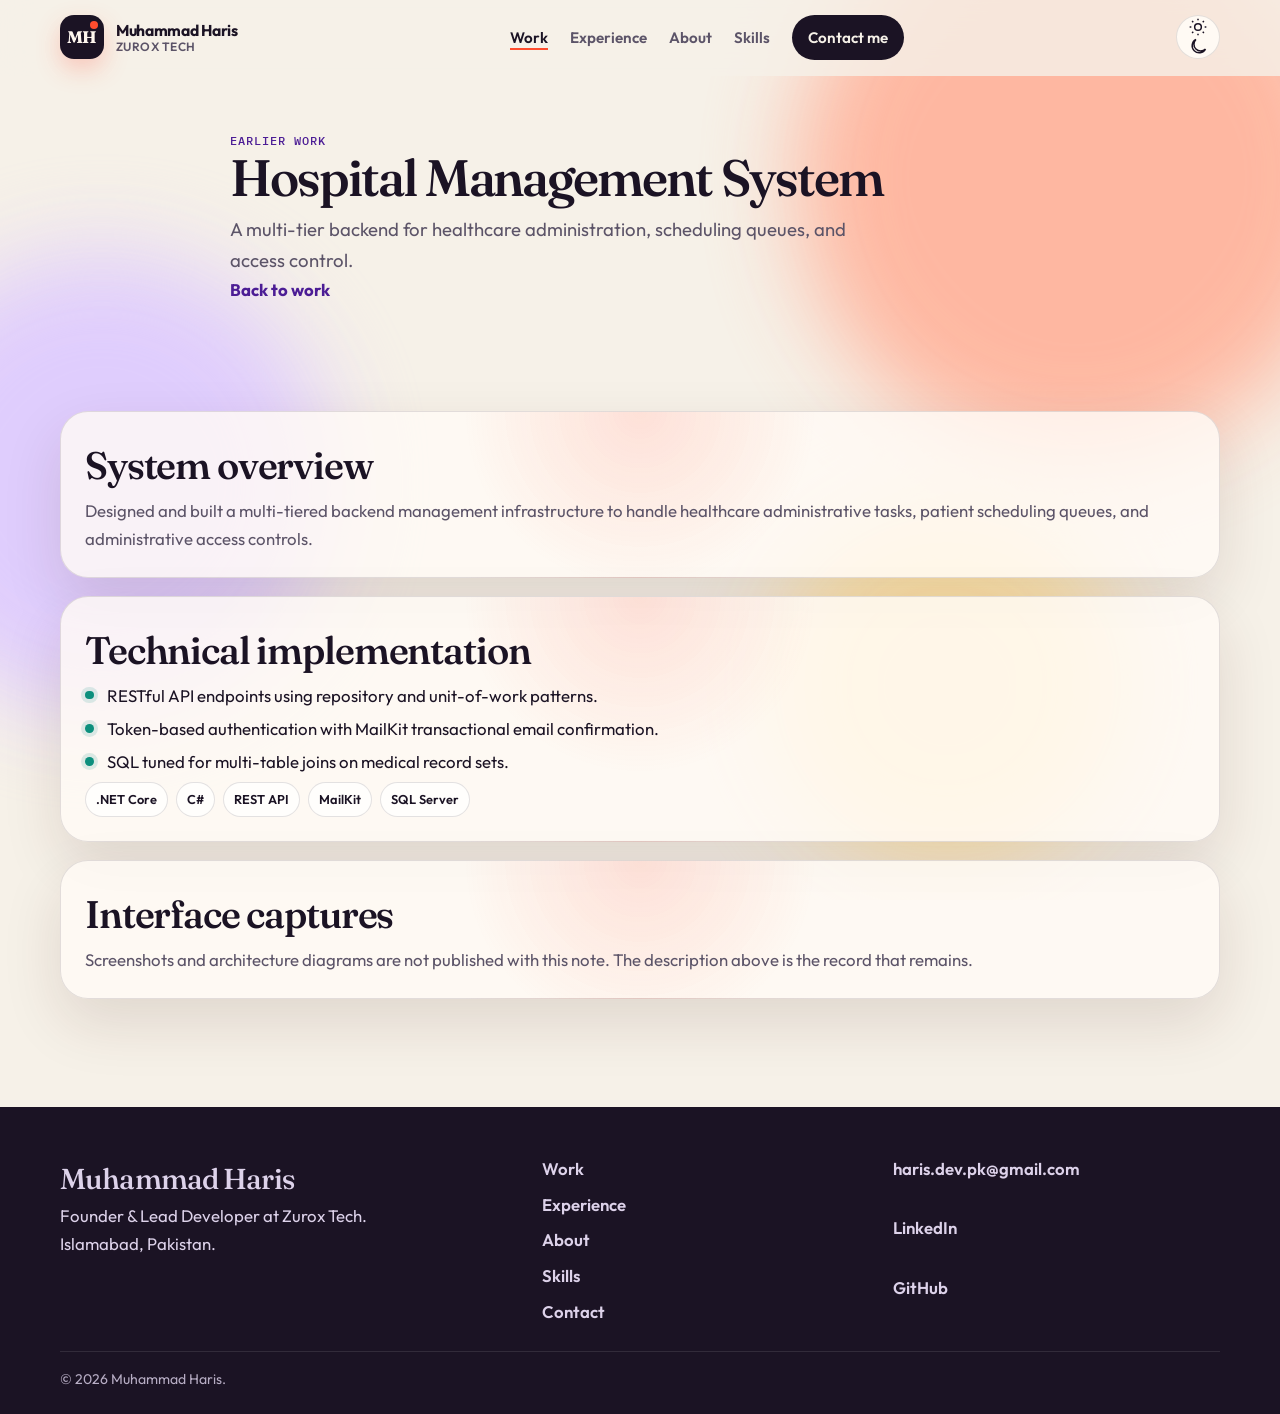
<file: projects/hospital-ms.html>
<!doctype html>
<html lang="en" class="no-js">
<head>
  <meta charset="utf-8">
  <meta name="viewport" content="width=device-width, initial-scale=1">
  <title>Hospital Management System | Muhammad Haris</title>
  <meta name="description" content="Architecture notes for a hospital management backend: .NET Core, REST, MailKit, and SQL Server.">
  <link rel="canonical" href="https://devharis-pk.github.io/projects/hospital-ms.html">
  <meta name="author" content="Muhammad Haris">
  <meta name="theme-color" content="#f6f1e8">
  <meta property="og:type" content="website">
  <meta property="og:url" content="https://devharis-pk.github.io/projects/hospital-ms.html">
  <meta property="og:title" content="Hospital Management System | Muhammad Haris">
  <meta property="og:description" content="Multi-tier healthcare administration backend with REST, token authentication, and SQL Server.">
  <meta property="og:image" content="https://devharis-pk.github.io/assets/og.jpg">
  <meta property="og:image:width" content="1200">
  <meta property="og:image:height" content="630">
  <meta property="og:image:alt" content="Muhammad Haris, founder and lead developer at Zurox Tech.">
  <meta name="twitter:card" content="summary_large_image">
  <meta name="twitter:title" content="Hospital Management System | Muhammad Haris">
  <meta name="twitter:description" content=".NET Core healthcare administration backend.">
  <meta name="twitter:image" content="https://devharis-pk.github.io/assets/og.jpg">
  <link rel="icon" href="../assets/favicon.svg" type="image/svg+xml">
  <link rel="stylesheet" href="../css/style.css">
  <script>
    document.documentElement.classList.replace("no-js", "js");
    try {
      var storedTheme = localStorage.getItem("haris-theme");
      if (storedTheme === "dark" || storedTheme === "light") document.documentElement.setAttribute("data-theme", storedTheme);
    } catch (e) {}
  </script>
</head>
<body>
  <a class="skip" href="#main">Skip to content</a>
  <div class="atmosphere" aria-hidden="true"><span class="blob blob-a"></span><span class="blob blob-b"></span><span class="blob blob-c"></span></div>
  <header class="site-header">
    <div class="nav-wrap">
      <a class="brand" href="../index.html"><span class="mark" aria-hidden="true">MH</span><span class="brand-text"><strong>Muhammad Haris</strong><small>Zurox Tech</small></span></a>
      <nav id="site-nav" class="nav" aria-label="Primary">
        <a href="../projects.html" aria-current="page">Work</a>
        <a href="../experience.html">Experience</a>
        <a href="../about.html">About</a>
        <a href="../skills.html">Skills</a>
        <a class="nav-cta" href="../contact.html">Contact me</a>
      </nav>
      <div class="header-tools">
        <button class="theme-toggle" type="button" aria-pressed="false" aria-label="Switch to dark theme">
          <svg class="icon-sun" viewBox="0 0 24 24" aria-hidden="true" fill="none" stroke="currentColor" stroke-width="1.8"><circle cx="12" cy="12" r="4"/><path d="M12 2v2M12 20v2M4.9 4.9l1.4 1.4M17.7 17.7l1.4 1.4M2 12h2M20 12h2M4.9 19.1l1.4-1.4M17.7 6.3l1.4-1.4"/></svg>
          <svg class="icon-moon" viewBox="0 0 24 24" aria-hidden="true" fill="none" stroke="currentColor" stroke-width="1.8"><path d="M21 14.5A8.5 8.5 0 1 1 9.5 3 7 7 0 0 0 21 14.5z"/></svg>
        </button>
        <button class="menu-btn" type="button" aria-expanded="false" aria-controls="site-nav"><span class="menu-lines"></span><span class="sr-only">Menu</span></button>
      </div>
    </div>
  </header>
  <main id="main">
    <section class="page-hero">
      <div class="container narrow">
        <p class="eyebrow">Earlier work</p>
        <h1>Hospital Management System</h1>
        <p class="lead">A multi-tier backend for healthcare administration, scheduling queues, and access control.</p>
        <p><a class="more" href="../projects.html#hospital">Back to work</a></p>
      </div>
    </section>
    <section class="section">
      <div class="container stack">
        <article class="card">
          <h2>System overview</h2>
          <p>Designed and built a multi-tiered backend management infrastructure to handle healthcare administrative tasks, patient scheduling queues, and administrative access controls.</p>
        </article>
        <article class="card">
          <h2>Technical implementation</h2>
          <ul class="check-list">
            <li>RESTful API endpoints using repository and unit-of-work patterns.</li>
            <li>Token-based authentication with MailKit transactional email confirmation.</li>
            <li>SQL tuned for multi-table joins on medical record sets.</li>
          </ul>
          <ul class="chips"><li>.NET Core</li><li>C#</li><li>REST API</li><li>MailKit</li><li>SQL Server</li></ul>
        </article>
        <article class="card">
          <h2>Interface captures</h2>
          <p>Screenshots and architecture diagrams are not published with this note. The description above is the record that remains.</p>
        </article>
      </div>
    </section>
  </main>
  <footer class="site-footer">
    <div class="container footer-grid">
      <div><p class="footer-brand">Muhammad Haris</p><p>Founder &amp; Lead Developer at Zurox Tech. Islamabad, Pakistan.</p></div>
      <nav aria-label="Footer"><a href="../projects.html">Work</a><a href="../experience.html">Experience</a><a href="../about.html">About</a><a href="../skills.html">Skills</a><a href="../contact.html">Contact</a></nav>
      <div class="footer-links"><a href="mailto:haris.dev.pk@gmail.com">haris.dev.pk@gmail.com</a><a href="https://www.linkedin.com/in/devharis-pk/" target="_blank" rel="noreferrer noopener me">LinkedIn</a><a href="https://github.com/devharis-pk" target="_blank" rel="noreferrer noopener me">GitHub</a></div>
    </div>
    <div class="container copyright">© <span id="year"></span> Muhammad Haris.</div>
  </footer>
  <script src="../js/main.js"></script>
</body>
</html>
</file>
<file: css/style.css>
@font-face {
  font-family: Fraunces;
  src: url("../assets/fonts/fraunces-roman.woff2") format("woff2");
  font-weight: 500 700;
  font-style: normal;
  font-display: swap;
}
@font-face {
  font-family: Fraunces;
  src: url("../assets/fonts/fraunces-italic.woff2") format("woff2");
  font-weight: 500 700;
  font-style: italic;
  font-display: swap;
}
@font-face {
  font-family: Outfit;
  src: url("../assets/fonts/outfit.woff2") format("woff2");
  font-weight: 400 700;
  font-style: normal;
  font-display: swap;
}
@font-face {
  font-family: "IBM Plex Mono";
  src: url("../assets/fonts/ibm-plex-mono-500.woff2") format("woff2");
  font-weight: 500;
  font-style: normal;
  font-display: swap;
}

:root {
  --bg: #f6f1e8;
  --bg-elev: #fffaf4;
  --ink: #1b1324;
  --muted: #5c5468;
  --line: rgba(27, 19, 36, 0.12);
  --card: rgba(255, 251, 246, 0.82);
  --coral: #ff4d2e;
  --coral-ink: #a32812;
  --violet: #6a35d6;
  --violet-ink: #4c1d95;
  --gold: #e39b08;
  --teal: #0c8f7d;
  --navy: #1b1324;
  --shadow: 0 24px 60px rgba(64, 28, 18, 0.12);
  --header: rgba(246, 241, 232, 0.82);
  --chip: rgba(255, 255, 255, 0.72);
  --radius: 28px;
  --header-h: 76px;
  --font-display: Fraunces, "Iowan Old Style", Palatino, serif;
  --font-body: Outfit, "Avenir Next", "Segoe UI", sans-serif;
  --font-mono: "IBM Plex Mono", ui-monospace, monospace;
  --ease: cubic-bezier(0.2, 0.7, 0.2, 1);
  color-scheme: light;
}

[data-theme="dark"] {
  --bg: #121016;
  --bg-elev: #1c1722;
  --ink: #f7f1e8;
  --muted: #c9bed4;
  --line: rgba(247, 241, 232, 0.14);
  --card: rgba(32, 26, 40, 0.88);
  --coral-ink: #ffb4a6;
  --violet-ink: #ddc8ff;
  --header: rgba(18, 16, 22, 0.84);
  --chip: rgba(255, 255, 255, 0.06);
  --shadow: 0 24px 60px rgba(0, 0, 0, 0.38);
  color-scheme: dark;
}

* { box-sizing: border-box; }
html { scroll-behavior: smooth; }
body {
  margin: 0;
  font-family: var(--font-body);
  color: var(--ink);
  background: var(--bg);
  line-height: 1.65;
  font-size: 1.05rem;
}
body.nav-open { overflow: hidden; }
img { max-width: 100%; display: block; }
button, input { font: inherit; color: inherit; }
h1, h2, h3, p { margin: 0; }
h1, h2, .hero-title { text-wrap: balance; }
p { text-wrap: pretty; }
ul, ol { margin: 0; padding: 0; }
a { color: inherit; text-decoration-thickness: 1px; text-underline-offset: 0.18em; }
::selection { background: #ffd0c4; color: #1b1324; }
[data-theme="dark"] ::selection { background: #6a35d6; color: #fff; }
:focus-visible { outline: 3px solid var(--violet); outline-offset: 3px; }
.sr-only {
  position: absolute;
  width: 1px;
  height: 1px;
  padding: 0;
  margin: -1px;
  overflow: hidden;
  clip: rect(0, 0, 0, 0);
  white-space: nowrap;
  border: 0;
}
.skip {
  position: absolute;
  left: 12px;
  top: -48px;
  z-index: 80;
  background: var(--ink);
  color: var(--bg);
  padding: 8px 14px;
  border-radius: 10px;
  text-decoration: none;
}
.skip:focus { top: 12px; }

.atmosphere {
  position: fixed;
  inset: 0;
  z-index: 0;
  pointer-events: none;
  overflow: hidden;
}
.blob {
  position: absolute;
  border-radius: 50%;
  filter: blur(46px);
  opacity: 0.9;
  animation: drift 18s ease-in-out infinite;
}
.blob-a { width: min(46vw, 560px); height: min(46vw, 560px); background: #ffb199; top: -8vw; right: -6vw; }
.blob-b { width: min(38vw, 460px); height: min(38vw, 460px); background: #ddc9ff; top: 28vh; left: -10vw; animation-delay: -6s; }
.blob-c { width: min(28vw, 360px); height: min(28vw, 360px); background: #ffe3a3; bottom: 4vh; right: 12vw; animation-delay: -11s; }
[data-theme="dark"] .blob-a { background: #ff4d2e; opacity: 0.28; }
[data-theme="dark"] .blob-b { background: #6a35d6; opacity: 0.38; }
[data-theme="dark"] .blob-c { background: #e39b08; opacity: 0.22; }
@keyframes drift {
  0%, 100% { transform: translate3d(0, 0, 0) scale(1); }
  50% { transform: translate3d(0, 28px, 0) scale(1.06); }
}

.site-header, main, .site-footer { position: relative; z-index: 1; }
.container { width: min(1160px, calc(100% - 40px)); margin-inline: auto; }
.narrow { width: min(820px, 100%); }

.site-header {
  position: sticky;
  top: 0;
  z-index: 50;
  height: var(--header-h);
  display: flex;
  align-items: center;
  justify-content: center;
  background: var(--header);
  backdrop-filter: blur(16px);
  border-bottom: 1px solid transparent;
}
.site-header.is-scrolled { border-bottom-color: var(--line); }
.nav-wrap { display: flex; align-items: center; justify-content: space-between; gap: 20px; width: min(1160px, calc(100% - 40px)); margin-inline: auto; }
.brand { display: flex; align-items: center; gap: 12px; text-decoration: none; min-width: 0; }
.mark {
  width: 44px;
  height: 44px;
  display: grid;
  place-items: center;
  border-radius: 14px;
  background: var(--navy);
  color: #fff7ef;
  font-family: var(--font-display);
  font-weight: 700;
  letter-spacing: -0.04em;
  box-shadow: 0 10px 24px rgba(255, 77, 46, 0.25);
  position: relative;
  flex: none;
}
.mark::after {
  content: "";
  position: absolute;
  width: 8px;
  height: 8px;
  border-radius: 50%;
  background: var(--coral);
  top: 6px;
  right: 6px;
}
.brand-text { display: flex; flex-direction: column; line-height: 1.1; }
.brand-text strong { font-size: 0.98rem; letter-spacing: -0.02em; }
.brand-text small { color: var(--muted); font-size: 0.75rem; font-weight: 600; letter-spacing: 0.04em; text-transform: uppercase; }
.nav { display: flex; align-items: center; gap: 22px; }
.nav a { text-decoration: none; font-weight: 600; font-size: 0.95rem; color: var(--muted); }
.nav a:hover, .nav a[aria-current="page"] { color: var(--ink); }
.nav a[aria-current="page"] { box-shadow: inset 0 -2px 0 var(--coral); }
.nav-cta {
  background: var(--ink) !important;
  color: var(--bg) !important;
  padding: 10px 16px;
  border-radius: 999px;
  box-shadow: none !important;
}
.header-tools { display: flex; align-items: center; gap: 8px; }
.theme-toggle, .menu-btn, .slider-btn {
  width: 44px;
  height: 44px;
  border-radius: 50%;
  border: 1px solid var(--line);
  background: var(--bg-elev);
  display: grid;
  place-items: center;
  cursor: pointer;
  color: var(--ink);
}
.theme-toggle svg, .slider-btn svg { width: 20px; height: 20px; display: block; }
.icon-moon { display: none; }
[data-theme="dark"] .icon-sun { display: none; }
[data-theme="dark"] .icon-moon { display: block; }
.menu-btn { display: none; }
.menu-lines, .menu-lines::before, .menu-lines::after {
  display: block;
  width: 18px;
  height: 2px;
  background: currentColor;
  border-radius: 2px;
  position: relative;
}
.menu-lines::before, .menu-lines::after { content: ""; position: absolute; left: 0; }
.menu-lines::before { top: -6px; }
.menu-lines::after { top: 6px; }
.menu-btn[aria-expanded="true"] .menu-lines { background: transparent; }
.menu-btn[aria-expanded="true"] .menu-lines::before { top: 0; transform: rotate(45deg); }
.menu-btn[aria-expanded="true"] .menu-lines::after { top: 0; transform: rotate(-45deg); }

.hero { padding: 12px 0 48px; overflow: clip; }
h2, h3, .earlier-label {
  font-family: var(--font-display);
  font-weight: 560;
  letter-spacing: -0.03em;
  line-height: 1.12;
}
.card h2, .earlier-label { font-size: clamp(1.8rem, 3vw, 2.6rem); margin: 8px 0 10px; }
.case-copy h3 { font-size: 1.05rem; margin-bottom: 4px; }
.split { display: grid; grid-template-columns: repeat(auto-fit, minmax(240px, 1fr)); gap: 18px; margin-top: 12px; }
.stack { display: grid; gap: 18px; }
.gap-top { margin-top: 18px; }
.case-copy .chips { margin-top: 14px; }
.shot picture, .product-media picture, .case-media picture { display: block; width: 100%; height: 100%; }
.slider-btn::after { display: none !important; content: none !important; }
.hero-grid {
  display: grid;
  grid-template-columns: minmax(0, 1.08fr) minmax(320px, 0.92fr);
  gap: 42px;
  align-items: center;
}
.eyebrow, .kicker {
  font-family: var(--font-mono);
  font-size: 0.78rem;
  letter-spacing: 0.08em;
  text-transform: uppercase;
  color: var(--violet-ink);
  font-weight: 500;
}
.hero-title {
  position: relative;
  font-family: var(--font-display);
  font-weight: 560;
  font-size: clamp(2.35rem, 4.4vw, 4.45rem);
  line-height: 0.98;
  letter-spacing: -0.045em;
  margin: 14px 0 18px;
}
.hero-title em { font-style: italic; font-weight: 560; color: var(--coral-ink); }
.anim-type .typed-sizer { visibility: hidden; }
.anim-type .typed-visual {
  position: absolute;
  left: 0;
  top: 0;
  width: 100%;
  visibility: visible;
}
html:not(.anim-type) .typed-visual { display: none; }
.caret {
  display: inline-block;
  width: 3px;
  height: 0.78em;
  margin-left: 3px;
  background: var(--coral);
  vertical-align: -0.05em;
  animation: blink 1s steps(1) infinite;
}
.caret.is-done { opacity: 0; }
@keyframes blink { 50% { opacity: 0; } }
.lead { font-size: 1.16rem; color: var(--muted); max-width: 46rem; }
.role-pills { display: flex; flex-wrap: wrap; gap: 8px; margin: 18px 0 0; list-style: none; }
.role-pills li {
  background: var(--chip);
  border: 1px solid var(--line);
  border-radius: 999px;
  padding: 6px 12px;
  font-size: 0.86rem;
  font-weight: 600;
}
.actions { display: flex; flex-wrap: wrap; gap: 12px; margin-top: 26px; align-items: center; }
.btn {
  display: inline-flex;
  align-items: center;
  justify-content: center;
  gap: 8px;
  min-height: 48px;
  padding: 12px 18px;
  border-radius: 999px;
  text-decoration: none;
  font-weight: 600;
  border: 1px solid transparent;
  transition: transform 0.2s var(--ease), box-shadow 0.2s var(--ease), background 0.2s;
}
.btn-primary { background: var(--ink); color: var(--bg); box-shadow: 0 12px 30px rgba(27, 19, 36, 0.16); }
.btn-primary:hover { transform: translateY(-2px); box-shadow: 0 16px 34px rgba(255, 77, 46, 0.28); }
.btn-secondary { background: var(--bg-elev); border-color: var(--line); }
.btn-secondary:hover { transform: translateY(-2px); border-color: var(--coral); }
.hero-note { margin-top: 14px; color: var(--muted); }
.hero-note a { color: var(--violet-ink); font-weight: 700; }
.stats { display: grid; grid-template-columns: repeat(3, minmax(0, 1fr)); gap: 12px; margin-top: 28px; }
.stat, .card, .product-card, .timeline-card, .case, .contact-card, .profile-panel {
  background:
    radial-gradient(420px circle at var(--mx, 50%) var(--my, 0%), rgba(255, 77, 46, 0.14), transparent 42%),
    var(--card);
  border: 1px solid var(--line);
  border-radius: var(--radius);
  box-shadow: var(--shadow);
}
.stat { padding: 16px 16px 14px; }
.stat-value span, .stat-word {
  font-family: var(--font-display);
  font-weight: 560;
  font-size: clamp(2.4rem, 4vw, 3.6rem);
  line-height: 0.95;
  letter-spacing: -0.04em;
  color: var(--coral-ink);
}
@supports ((-webkit-background-clip: text) or (background-clip: text)) {
  .stat-value span, .stat-word {
    background: linear-gradient(115deg, #e23b1c 10%, #6a35d6 95%);
    -webkit-background-clip: text;
    background-clip: text;
    color: transparent;
  }
  [data-theme="dark"] .stat-value span, [data-theme="dark"] .stat-word {
    background: linear-gradient(115deg, #ffb4a6, #ddc8ff);
    -webkit-background-clip: text;
    background-clip: text;
    color: transparent;
  }
}
.stat-label { color: var(--muted); font-size: 0.86rem; margin-top: 6px; }

.hero-stage { position: relative; min-height: 520px; }
.shot {
  position: absolute;
  margin: 0;
  border-radius: 26px;
  overflow: hidden;
  border: 3px solid rgba(255, 255, 255, 0.78);
  box-shadow: var(--shadow);
  background: #efe6da;
}
[data-theme="dark"] .shot { border-color: rgba(255, 255, 255, 0.12); }
.shot picture, .shot img { width: 100%; height: 100%; object-fit: cover; }
.shot-a { width: 78%; height: 300px; right: 0; top: 46px; transform: rotate(2.4deg); }
.shot-b { width: 54%; height: 176px; left: 0; bottom: 78px; transform: rotate(-6deg); }
.shot-c { width: 44%; height: 148px; right: 6%; bottom: 8px; transform: rotate(5deg); }
.shot figcaption {
  position: absolute;
  left: 12px;
  bottom: 12px;
  background: rgba(27, 19, 36, 0.76);
  color: #fff7ef;
  border-radius: 999px;
  padding: 4px 10px;
  font-size: 0.75rem;
  font-weight: 600;
}
.float-card {
  position: absolute;
  left: 4%;
  top: 8px;
  width: min(230px, 70%);
  padding: 14px 14px 12px;
  border-radius: 20px;
  background: var(--bg-elev);
  border: 1px solid var(--line);
  box-shadow: var(--shadow);
  animation: bob 6s ease-in-out infinite;
}
.float-card strong { display: block; font-family: var(--font-display); font-size: 1.25rem; line-height: 1.15; margin: 4px 0; }
.float-card p { color: var(--muted); font-size: 0.88rem; }
.live-row { display: flex; align-items: center; gap: 8px; font-family: var(--font-mono); font-size: 0.72rem; letter-spacing: 0.06em; text-transform: uppercase; color: var(--teal); }
.pulse {
  width: 8px;
  height: 8px;
  border-radius: 50%;
  background: #12a37a;
  box-shadow: 0 0 0 0 rgba(18, 163, 122, 0.6);
  animation: pulse 2.2s infinite;
}
@keyframes pulse {
  70% { box-shadow: 0 0 0 8px rgba(18, 163, 122, 0); }
  100% { box-shadow: 0 0 0 0 rgba(18, 163, 122, 0); }
}
@keyframes bob {
  0%, 100% { transform: translateY(0); }
  50% { transform: translateY(-8px); }
}

.marquee {
  background: var(--navy);
  color: #fff7ef;
  overflow: hidden;
  border-block: 1px solid rgba(255, 255, 255, 0.06);
  padding: 16px 0;
}
[data-theme="dark"] .marquee { background: #241c2e; }
.marquee-track { display: flex; width: max-content; animation: ticker 32s linear infinite; }
.marquee:hover .marquee-track, .marquee:focus-within .marquee-track { animation-play-state: paused; }
.marquee-group { display: flex; align-items: center; gap: 22px; margin: 0; padding-right: 22px; }
.marquee-group span { font-weight: 600; letter-spacing: -0.02em; font-size: 1.02rem; white-space: nowrap; }
.sep { color: #ff8d74 !important; }
@keyframes ticker {
  from { transform: translateX(0); }
  to { transform: translateX(-50%); }
}

.section { padding: 88px 0; }
.band { background: rgba(255, 250, 244, 0.55); }
[data-theme="dark"] .band { background: rgba(18, 16, 22, 0.35); }
.on-dark { color: #ffb4a6; }
.section-head {
  display: flex;
  justify-content: space-between;
  align-items: flex-end;
  gap: 20px;
  margin-bottom: 28px;
}
.section-head h2, .page-hero h1, .case h2, .timeline-card h3 {
  font-family: var(--font-display);
  font-weight: 560;
  letter-spacing: -0.04em;
  line-height: 1.05;
}
.section-head h2, .page-hero h1 { font-size: clamp(2.2rem, 4vw, 3.8rem); }
.section-head p, .page-hero .lead { color: var(--muted); margin-top: 10px; max-width: 40rem; }
.slider-controls { display: flex; gap: 8px; flex: none; }
.slider-btn:hover { border-color: var(--coral); color: var(--coral-ink); }
.icon-play { display: none; }
.is-paused .icon-pause { display: none; }
.is-paused .icon-play { display: block; }
.product-swiper { overflow: hidden; padding-bottom: 46px; }
.product-swiper:not(.swiper-initialized) .swiper-wrapper {
  display: flex;
  gap: 18px;
  overflow-x: auto;
  scroll-snap-type: x mandatory;
  padding-bottom: 8px;
}
.product-swiper:not(.swiper-initialized) .swiper-slide {
  flex: 0 0 min(440px, 86%);
  scroll-snap-align: start;
}
.product-card {
  height: 100%;
  padding: 12px;
  display: flex;
  flex-direction: column;
  transition: transform 0.18s linear, box-shadow 0.2s var(--ease);
}
.product-media { position: relative; aspect-ratio: 16 / 10; border-radius: 20px; overflow: hidden; background: #efe6da; }
.product-media picture, .product-media img, .case-media picture, .case-media img { width: 100%; height: 100%; object-fit: cover; }
.product-index, .media-note {
  position: absolute;
  border-radius: 999px;
  font-size: 0.75rem;
  font-weight: 700;
}
.product-index {
  top: 12px;
  left: 12px;
  background: #fff7ef;
  color: #1b1324;
  padding: 4px 9px;
  font-family: var(--font-mono);
}
.media-note {
  right: 12px;
  bottom: 12px;
  background: rgba(27, 19, 36, 0.72);
  color: #fff7ef;
  padding: 4px 9px;
}
.product-body { padding: 16px 10px 8px; display: flex; flex-direction: column; gap: 8px; flex: 1; }
.product-body h3 { font-family: var(--font-display); font-size: 1.8rem; letter-spacing: -0.03em; font-weight: 560; }
.product-body p { color: var(--muted); }
.chips { display: flex; flex-wrap: wrap; gap: 8px; list-style: none; margin-top: 6px; }
.chips li, .tag {
  background: var(--chip);
  border: 1px solid var(--line);
  border-radius: 999px;
  padding: 6px 10px;
  font-size: 0.8rem;
  font-weight: 600;
}
.more { margin-top: auto; padding-top: 12px; font-weight: 700; color: var(--violet-ink); text-decoration: none; }
.more:hover { color: var(--coral-ink); }
.product-swiper .swiper-pagination { bottom: 6px; }
.product-swiper .swiper-pagination-bullet {
  width: 9px;
  height: 9px;
  background: rgba(27, 19, 36, 0.28);
  opacity: 1;
}
[data-theme="dark"] .product-swiper .swiper-pagination-bullet { background: rgba(247, 241, 232, 0.35); }
.product-swiper .swiper-pagination-bullet-active { width: 26px; border-radius: 99px; background: var(--coral); }

.card-grid { display: grid; grid-template-columns: repeat(3, minmax(0, 1fr)); gap: 18px; }
.card { padding: 24px; min-height: 100%; transition: transform 0.18s linear, box-shadow 0.2s var(--ease); }
.card h3, .contact-card h2, .profile-panel h2 { font-family: var(--font-display); font-weight: 560; letter-spacing: -0.03em; font-size: 1.7rem; margin: 8px 0; }
.card p, .contact-card p { color: var(--muted); }
.icon-badge {
  width: 46px;
  height: 46px;
  border-radius: 14px;
  display: grid;
  place-items: center;
  background: #fff1ea;
  color: var(--coral-ink);
  font-family: var(--font-mono);
  font-size: 0.78rem;
}
[data-theme="dark"] .icon-badge { background: #2a2133; color: #ffb4a6; }

.timeline { list-style: none; position: relative; display: grid; gap: 18px; }
.timeline::before {
  content: "";
  position: absolute;
  left: 7px;
  top: 8px;
  bottom: 8px;
  width: 2px;
  background: linear-gradient(var(--coral), var(--violet));
}
.timeline-item { display: grid; grid-template-columns: 150px 1fr; gap: 22px; }
.timeline-when { font-weight: 700; color: var(--coral-ink); padding-top: 22px; }
.timeline-card { padding: 26px; position: relative; }
.timeline-card::before {
  content: "";
  position: absolute;
  width: 14px;
  height: 14px;
  border-radius: 50%;
  background: var(--bg);
  border: 3px solid var(--coral);
  left: -30px;
  top: 28px;
}
.timeline-card h3 { font-size: clamp(1.6rem, 2vw, 2.1rem); margin: 6px 0; }
.org { font-weight: 700; margin-bottom: 8px; }
.timeline-card p, .timeline-card li { color: var(--muted); }
.check-list { list-style: none; margin-top: 10px; }
.check-list li { position: relative; padding-left: 1.4rem; margin: 0.35rem 0; }
.check-list li::before {
  content: "";
  width: 0.55rem;
  height: 0.55rem;
  border-radius: 50%;
  background: var(--teal);
  position: absolute;
  left: 0;
  top: 0.55rem;
  box-shadow: 0 0 0 4px rgba(12, 143, 125, 0.14);
}

.page-hero { padding: 54px 0 20px; }
.subnav { display: flex; flex-wrap: wrap; gap: 8px; margin: 22px 0 8px; }
.subnav a {
  text-decoration: none;
  border: 1px solid var(--line);
  background: var(--chip);
  border-radius: 999px;
  padding: 8px 12px;
  font-weight: 600;
  font-size: 0.88rem;
}
.subnav a:hover { border-color: var(--coral); }
.case {
  display: grid;
  grid-template-columns: minmax(0, 0.9fr) minmax(0, 1.1fr);
  gap: 26px;
  padding: 16px;
  margin: 22px 0;
  scroll-margin-top: 96px;
}
.case.reverse { grid-template-columns: minmax(0, 1.1fr) minmax(0, 0.9fr); }
.case.reverse .case-media { order: 2; }
.case-media { border-radius: 22px; overflow: hidden; aspect-ratio: 16 / 10; background: #efe6da; position: relative; }
.case-copy { padding: 12px 12px 12px 4px; }
.case-copy h2 { font-size: clamp(2rem, 3vw, 2.8rem); margin: 8px 0 10px; }
.case-copy > p { color: var(--muted); }
.case-block { margin-top: 16px; }
.case-block h3 { font-size: 1rem; margin-bottom: 6px; }
.plain-case { grid-template-columns: 1fr; padding: 28px; }
.earlier-label { margin: 28px 0 8px; }

.skill-groups { display: grid; gap: 16px; }
.skill-group { padding: 22px; }
.skill-group h2 { font-family: var(--font-display); font-weight: 560; letter-spacing: -0.03em; font-size: 1.8rem; margin-bottom: 12px; }
.tags { display: flex; flex-wrap: wrap; gap: 8px; list-style: none; }
.tag { transition: transform 0.2s var(--ease), box-shadow 0.2s, border-color 0.2s; }
.tag:hover { transform: translateY(-3px); border-color: var(--coral); box-shadow: 0 10px 24px rgba(255, 77, 46, 0.16); }

.two-col { display: grid; grid-template-columns: 1.2fr 0.8fr; gap: 28px; align-items: start; }
.prose p { color: var(--muted); font-size: 1.08rem; margin-bottom: 14px; }
.profile-panel { padding: 22px; }
.avatar {
  width: 84px;
  height: 84px;
  border-radius: 24px;
  display: grid;
  place-items: center;
  background: var(--navy);
  color: #fff7ef;
  font-family: var(--font-display);
  font-size: 1.8rem;
  margin-bottom: 8px;
}
.facts { display: grid; gap: 0; margin-top: 8px; }
.facts div { display: flex; justify-content: space-between; gap: 16px; padding: 12px 0; border-bottom: 1px solid var(--line); }
.facts dt { color: var(--muted); }
.facts dd { margin: 0; font-weight: 700; text-align: right; }

.contact-grid, .intent-grid { display: grid; grid-template-columns: 1fr 1fr; gap: 18px; }
.contact-grid.three { grid-template-columns: repeat(3, minmax(0, 1fr)); }
.contact-card { padding: 26px; scroll-margin-top: 100px; display: flex; flex-direction: column; gap: 8px; }
.contact-card h2 { overflow-wrap: anywhere; font-size: clamp(1.5rem, 2vw, 2rem); }
.contact-card .btn, .contact-card button { align-self: flex-start; margin-top: 8px; }

.cta-band {
  display: grid;
  grid-template-columns: 1.4fr auto;
  gap: 24px;
  align-items: center;
  padding: 36px;
  border-radius: 32px;
  background:
    radial-gradient(500px circle at 0% 0%, rgba(255, 77, 46, 0.28), transparent 50%),
    radial-gradient(400px circle at 100% 100%, rgba(106, 53, 214, 0.28), transparent 46%),
    var(--navy);
  color: #fff7ef;
  box-shadow: var(--shadow);
}
.cta-band h2 { font-family: var(--font-display); font-weight: 560; font-size: clamp(2rem, 4vw, 3.3rem); letter-spacing: -0.04em; line-height: 1.05; }
.cta-band p { color: #eadfef; margin-top: 8px; }
.cta-band .actions { margin-top: 0; }
.cta-band .btn-primary { background: #fff7ef; color: #1b1324; }
.cta-band .btn-secondary { background: transparent; color: #fff7ef; border-color: rgba(255, 247, 239, 0.3); }
.cta-actions { display: flex; flex-wrap: wrap; gap: 10px; }

.site-footer { background: #1b1324; color: #f7f1e8; padding: 48px 0 22px; margin-top: 20px; }
[data-theme="dark"] .site-footer { background: #0c0a10; }
.footer-grid { display: grid; grid-template-columns: 1.4fr 1fr 1fr; gap: 24px; }
.footer-brand { font-family: var(--font-display); font-size: 1.8rem; letter-spacing: -0.03em; }
.site-footer p, .site-footer a { color: #ddd2ea; }
.site-footer nav, .footer-links { display: grid; gap: 8px; }
.site-footer a { text-decoration: none; font-weight: 600; }
.site-footer a:hover { color: #fff; }
.copyright { border-top: 1px solid rgba(255, 255, 255, 0.1); margin-top: 26px; padding-top: 16px; color: #b7adc4; font-size: 0.88rem; }

.testimonials { display: none; }

@media (max-width: 980px) {
  .menu-btn { display: grid; }
  .nav {
    position: fixed;
    z-index: 60;
    top: calc(var(--header-h) + 8px);
    left: 16px;
    right: 16px;
    display: flex;
    flex-direction: column;
    align-items: stretch;
    gap: 4px;
    padding: 12px;
    background: var(--bg-elev);
    border: 1px solid var(--line);
    border-radius: 22px;
    box-shadow: var(--shadow);
    opacity: 0;
    visibility: hidden;
    transform: translateY(-8px);
    pointer-events: none;
  }
  .nav.is-open { opacity: 1; visibility: visible; transform: none; pointer-events: auto; }
  .nav a { padding: 12px; font-family: var(--font-display); font-size: 1.35rem; border-radius: 12px; }
  .nav-cta { text-align: center; }
  .hero-grid, .two-col, .case, .case.reverse, .card-grid, .contact-grid, .contact-grid.three, .intent-grid, .footer-grid, .cta-band {
    grid-template-columns: 1fr;
  }
  .hero-grid { display: flex; flex-direction: column; gap: 12px; }
  .hero-title { margin: 8px 0 8px; }
  .lead { font-size: 1.02rem; line-height: 1.5; }
  .hero-copy { display: contents; }
  .hero-copy .eyebrow { order: 1; }
  .hero-title { order: 2; }
  .lead { order: 3; }
  .hero-stage { order: 4; }
  .actions { order: 5; }
  .role-pills { order: 6; }
  .hero-note { order: 7; }
  .stats { order: 8; }
  .case.reverse .case-media { order: 0; }
  .timeline-item { grid-template-columns: 1fr; gap: 4px; padding-left: 28px; }
  .timeline::before { left: 7px; }
  .timeline-when { padding-top: 0; }
  .timeline-card::before { left: -28px; top: 22px; }
  .hero-stage { position: relative; min-height: 0; display: grid; grid-template-columns: 1fr 1fr; gap: 10px; margin-top: 0; }
  .shot { position: relative; left: auto; right: auto; top: auto; bottom: auto; width: auto; height: auto; transform: none; aspect-ratio: 16 / 10; }
  .shot-a { grid-column: 1 / -1; aspect-ratio: 16 / 9; }
  .shot-b, .shot-c { min-width: 0; }
  .shot picture, .shot img { height: 100%; }
  .float-card {
    position: absolute;
    z-index: 2;
    left: 12px;
    top: 12px;
    width: min(240px, 78%);
    animation: none;
  }
  .section-head { align-items: flex-start; flex-direction: column; }
}
@media (max-width: 640px) {
  .container, .nav-wrap { width: min(100% - 28px, 1160px); }
  .hero { padding-top: 12px; }
  .section { padding: 64px 0; }
  .stats { grid-template-columns: 1fr; }
  .stat { display: flex; align-items: baseline; justify-content: space-between; gap: 12px; }
  .stat-label { margin: 0; text-align: right; }
  .brand-text small { display: none; }
  .actions .btn { flex: 1 1 100%; }
  .cta-band { padding: 24px; }
  }

@media (prefers-reduced-motion: reduce) {
  html { scroll-behavior: auto; }
  *, *::before, *::after {
    animation-duration: 0.01ms !important;
    animation-iteration-count: 1 !important;
    transition-duration: 0.01ms !important;
    scroll-behavior: auto !important;
  }
  .marquee-track { animation: none; flex-wrap: wrap; width: auto; }
  .marquee { overflow: visible; }
  .marquee-group[aria-hidden="true"] { display: none; }
  .blob { animation: none; filter: blur(28px); }
  .caret { display: none; }
}
</file>
